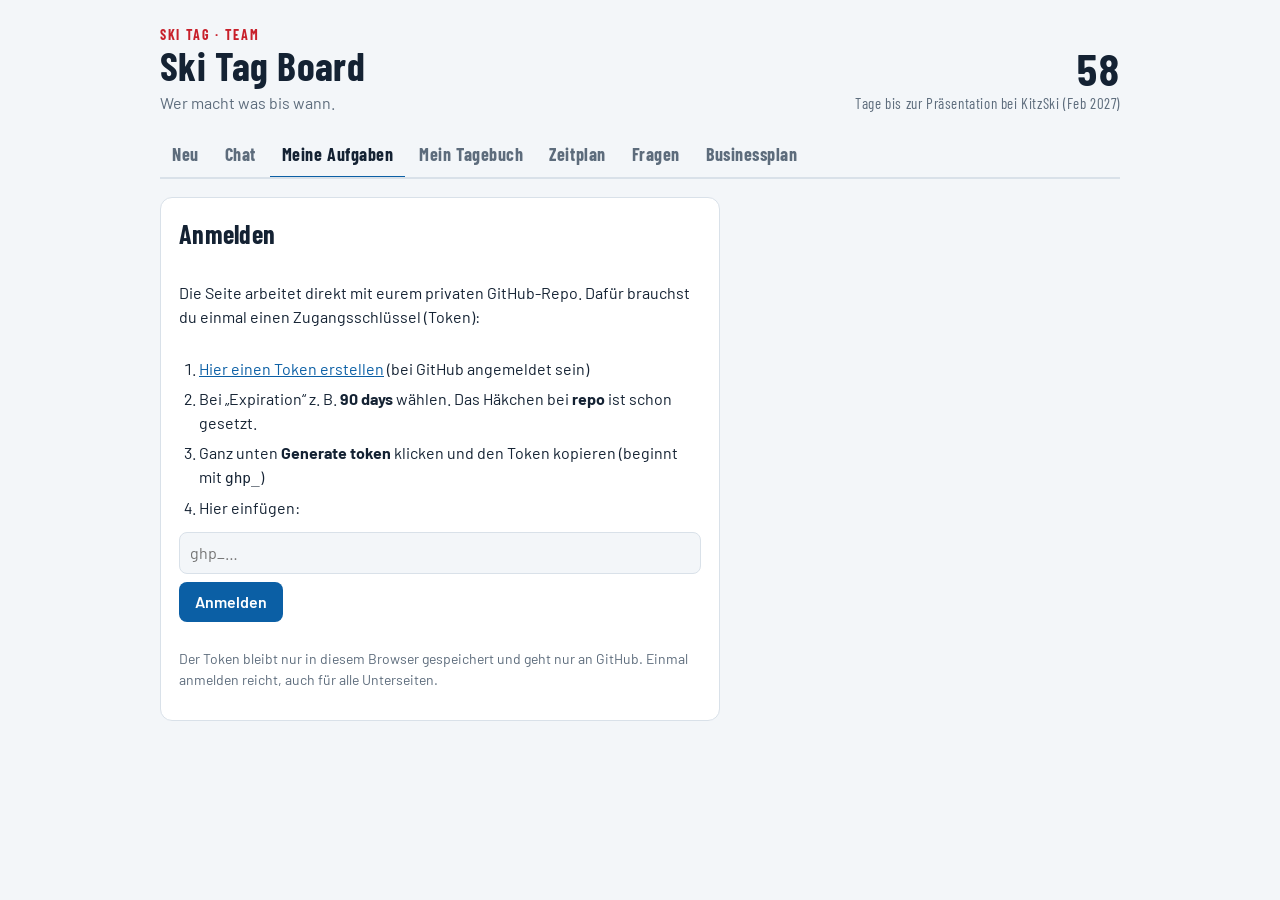
<file: index.html>
<!doctype html>
<html lang="de">
<head>
<meta charset="utf-8">
<meta name="viewport" content="width=device-width, initial-scale=1, viewport-fit=cover">
<meta name="robots" content="noindex">
<link rel="manifest" href="manifest.webmanifest">
<link rel="apple-touch-icon" href="icon-192.png">
<meta name="apple-mobile-web-app-capable" content="yes">
<meta name="apple-mobile-web-app-title" content="Ski Tag">
<title>Ski Tag Board</title>
<link rel="preconnect" href="https://fonts.googleapis.com">
<link rel="preconnect" href="https://fonts.gstatic.com" crossorigin>
<link rel="stylesheet" href="https://fonts.googleapis.com/css2?family=Barlow+Condensed:wght@600;700&family=Barlow:wght@400;500;600&display=swap">
<link rel="stylesheet" href="style.css?v=1793743872">
</head>
<body>
<div class="wrap" id="wrap">
  <main id="main" hidden>
    <section class="panel">
      <h2>Neue Aufgabe</h2>
      <form class="add" id="f-task">
        <div class="row">
          <input type="text" id="t-title" class="grow" style="flex:3 1 240px" placeholder="Was ist zu tun?" required aria-label="Aufgabe">
          <select id="t-who" class="grow" aria-label="Wer"></select>
          <select id="t-phase" class="grow" aria-label="Phase"></select>
        </div>
        <textarea id="t-note" placeholder="Notiz (optional)" aria-label="Notiz"></textarea>
        <div class="row"><button class="btn" type="submit">Hinzufügen</button></div>
      </form>
    </section>

    <section class="panel">
      <div class="panel-head"><h2>Meine Aufgaben</h2><span class="muted small" id="mine-count"></span></div>
      <div id="mine"></div>
      <details class="more" id="done-box" hidden>
        <summary id="done-sum">Erledigt</summary>
        <div id="done"></div>
      </details>
    </section>

    <section class="panel">
      <div class="panel-head"><h2>Aufgaben der anderen</h2><span class="muted small" id="others-count"></span></div>
      <div class="row">
        <select id="f-who" class="grow" aria-label="Wessen Aufgaben"></select>
        <select id="f-state" class="grow" aria-label="Status">
          <option value="open" selected>Offen</option>
          <option value="closed">Erledigt</option>
          <option value="all">Alle</option>
        </select>
      </div>
      <div id="others"></div>
    </section>

    <section class="panel" id="deleted-box" hidden>
      <details class="more">
        <summary id="deleted-sum">Gelöscht</summary>
        <p class="muted small">Wiederherstellen holt die Aufgabe zurück, ohne Zuständigen. Dann kann sie jeder übernehmen.</p>
        <div id="deleted"></div>
      </details>
    </section>
  </main>
</div>
<script src="app.js?v=1793743872"></script>
<script>
const byEnd = (a, b) => ((taskRange(a) || {}).end || 9e15) - ((taskRange(b) || {}).end || 9e15);

function render() {
  const me = SK.me.login, is = SK.data.issues;
  const open = is.filter(i => i.state === "open"), done = is.filter(i => i.state === "closed" && isMine(i));
  const mine = open.filter(isMine).sort(byEnd);
  $("mine-count").textContent = mine.length ? mine.length + " offen" : "";
  $("mine").replaceChildren(...(mine.length ? mine.map(i => taskRow(i, openEditor)) : [h("p", { class: "empty" }, "Du hast gerade keine offenen Aufgaben.")]));

  renderOthers();
  renderDeleted();

  $("done-box").hidden = !done.length;
  $("done-sum").textContent = "Erledigt (" + done.length + ")";
  $("done").replaceChildren(...done.sort((a, b) => String(b.closed_at).localeCompare(String(a.closed_at))).map(i => taskRow(i, openEditor)));

  peopleOptions($("t-who"), "Niemand");
  if (!$("t-who").dataset.init) { $("t-who").value = me; $("t-who").dataset.init = "1"; }
  const ph = $("t-phase"), keep = ph.value;
  ph.replaceChildren(...SK.data.milestones.map(m => h("option", { value: m.number }, m.title)));
  if (keep) ph.value = keep;
  refreshEditor();
}

function renderOthers() {
  const me = SK.me.login, who = $("f-who"), keep = who.value;
  who.replaceChildren(h("option", { value: "" }, "Alle anderen"),
    ...SK.data.people.filter(p => p.login !== me).map(p => h("option", { value: p.login }, nameOf(p.login))),
    h("option", { value: "-" }, "Noch niemand zuständig"));
  who.value = keep;
  const st = $("f-state").value;
  let list = SK.data.issues.filter(i => !isMine(i));
  if (who.value === "-") list = list.filter(isFree);
  else if (who.value) list = list.filter(i => (i.assignees || []).some(a => a.login === who.value));
  if (st !== "all") list = list.filter(i => i.state === st);
  list.sort((a, b) => (a.state === "closed") - (b.state === "closed") || byEnd(a, b));
  $("others-count").textContent = list.length === 1 ? "1 Aufgabe" : list.length + " Aufgaben";
  // bei „Alle anderen“ nach Person gruppieren
  const parts = [];
  if (!who.value) {
    for (const p of SK.data.people.filter(p => p.login !== me)) {
      const l = list.filter(i => (i.assignees || []).some(a => a.login === p.login));
      if (l.length) parts.push(h("h3", {}, nameOf(p.login)), h("div", {}, ...l.map(i => taskRow(i, openEditor))));
    }
    const f = list.filter(isFree);
    if (f.length) parts.push(h("h3", {}, "Noch niemand zuständig"), h("div", {}, ...f.map(i => taskRow(i, openEditor))));
  } else parts.push(...list.map(i => taskRow(i, openEditor)));
  $("others").replaceChildren(...(parts.length ? parts : [h("p", { class: "empty" }, "Keine Aufgaben für diese Auswahl.")]));
}

function renderDeleted() {
  const list = [...(SK.data.deleted || [])].sort((a, b) => String(b.closed_at).localeCompare(String(a.closed_at)));
  $("deleted-box").hidden = !list.length;
  $("deleted-sum").textContent = "Gelöscht (" + list.length + ")";
  $("deleted").replaceChildren(...list.map(i => h("div", { class: "task" },
    h("span"),
    h("div", {}, h("span", { class: "t muted" }, i.title), h("div", { class: "sub" }, chip(areaOfIssue(i)), h("span", {}, "gelöscht am " + dateOf(i.closed_at)))),
    h("button", { class: "btn ghost small", type: "button", onclick: () => act(async () => {
      await restoreTask(i); await SK.refresh(); return () => dropTask(i.number);
    }, "Wiederhergestellt. Steht jetzt bei „Noch niemand zuständig“.") }, "Wiederherstellen"))));
}

mountEditor();
$("f-who").addEventListener("change", renderOthers);
$("f-state").addEventListener("change", renderOthers);

$("f-task").addEventListener("submit", (ev) => {
  ev.preventDefault(); const title = $("t-title").value.trim(); if (!title) return;
  const who = $("t-who").value;
  const body = { title, body: $("t-note").value.trim(), labels: [CFG.areaOf[who] || "plan"] };
  if ($("t-phase").value) body.milestone = Number($("t-phase").value);
  if (who) body.assignees = [who];
  act(async () => { const c = await api(R + "/issues", { method: "POST", body }); $("t-title").value = ""; $("t-note").value = ""; await SK.refresh(); return () => dropTask(c.number); }, "Aufgabe angelegt.");
});

startPage("aufgaben", ["tasks"], render);
</script>
</body>
</html>
</file>
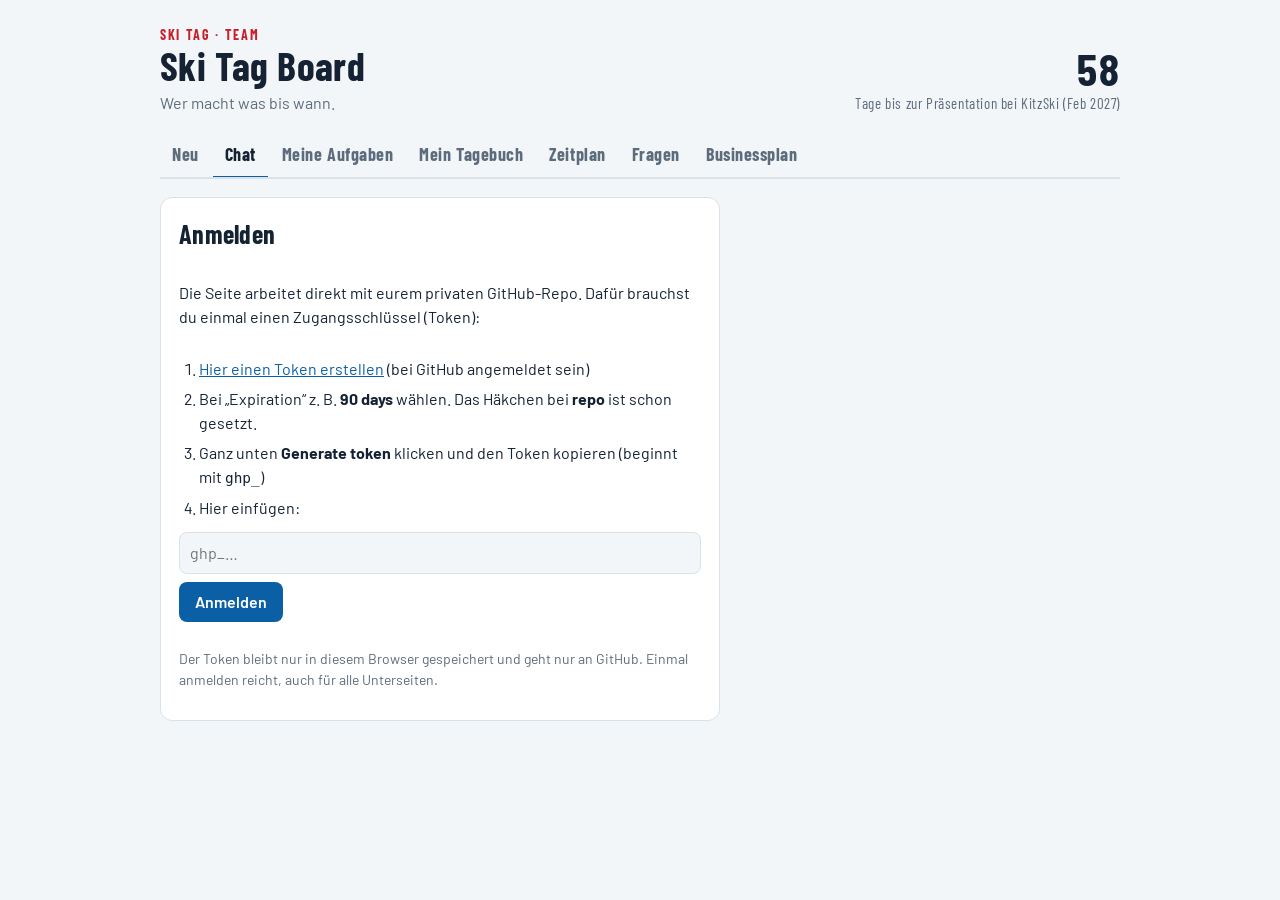
<file: chat.html>
<!doctype html>
<html lang="de">
<head>
<meta charset="utf-8">
<meta name="viewport" content="width=device-width, initial-scale=1, viewport-fit=cover">
<meta name="robots" content="noindex">
<link rel="manifest" href="manifest.webmanifest">
<link rel="apple-touch-icon" href="icon-192.png">
<meta name="apple-mobile-web-app-capable" content="yes">
<meta name="apple-mobile-web-app-title" content="Ski Tag">
<title>Chat · Ski Tag Board</title>
<link rel="preconnect" href="https://fonts.googleapis.com">
<link rel="preconnect" href="https://fonts.gstatic.com" crossorigin>
<link rel="stylesheet" href="https://fonts.googleapis.com/css2?family=Barlow+Condensed:wght@600;700&family=Barlow:wght@400;500;600&display=swap">
<link rel="stylesheet" href="style.css?v=1793743872">
</head>
<body>
<div class="wrap" id="wrap">
  <main id="main" hidden>
    <section class="panel">
      <h2>Chat</h2>
      <details class="more" id="links-box">
        <summary id="links-sum">Links</summary>
        <div id="links"></div>
        <form class="row" id="f-link">
          <input type="text" id="l-title" data-live class="grow" placeholder="Name, z. B. Werkstattbuch" required aria-label="Name des Links">
          <input type="text" inputmode="url" id="l-url" data-live class="grow" placeholder="https://…" required aria-label="Adresse des Links">
          <button class="btn" type="submit">Link speichern</button>
        </form>
      </details>
      <div class="row" style="margin-top:12px">
        <select id="c-days" data-live class="grow" aria-label="Zeitraum">
          <option value="1">Heute</option>
          <option value="7">Letzte 7 Tage</option>
          <option value="30">Letzter Monat</option>
          <option value="90">Letzte 3 Monate</option>
          <option value="0">Alle Tage</option>
        </select>
        <span class="muted small" id="c-shown"></span>
      </div>
      <div class="chat-list" id="chat"></div>
      <form class="add" id="f-chat">
        <div class="chat-pending" id="c-pending"></div>
        <textarea id="c-text" data-live placeholder="Nachricht an alle …" aria-label="Nachricht"></textarea>
        <div class="row">
          <button class="btn" type="submit">Senden</button>
          <button class="btn ghost" type="button" id="c-pick">Bild anhängen</button>
          <span class="muted small">Enter sendet, Shift+Enter macht eine neue Zeile. Bilder und PDFs kannst du auch hineinziehen.</span>
        </div>
      </form>
    </section>
  </main>
</div>
<script src="app.js?v=1793743872"></script>
<script>
let editing = null, asking = null, editDraft = null, drawn = "";
const comment = (id) => R + "/issues/comments/" + id;

// Adressen im Text klickbar machen
function withLinks(text) {
  return text.split(/(https?:\/\/[^\s<>"]*[^\s<>".,;:!?)])/).map((part, n) => n % 2 && safeUrl(part)
    ? h("a", { href: safeUrl(part), target: "_blank", rel: "noopener" }, part) : part);
}
function askDelete(id, label, onYes) {
  return asking === id
    ? h("span", { class: "del" }, h("span", { class: "confirm-q" }, "Wirklich löschen?"),
        h("button", { class: "btn danger small", type: "button", onclick: onYes }, "Ja, löschen"),
        h("button", { class: "btn ghost small", type: "button", onclick: () => { asking = null; render(); } }, "Nein"))
    : h("span", { class: "del" }, h("button", { class: "x", type: "button", title: label, "aria-label": label, onclick: () => { asking = id; render(); } }, "×"));
}
function removeComment(c, issue, okText) {
  act(async () => {
    const body = c.body;
    await api(comment(c.id), { method: "DELETE" }); asking = null; await SK.refresh();
    return () => api(R + "/issues/" + issue + "/comments", { method: "POST", body: { body } });
  }, okText);
}
// Geladenes Bild macht die Liste länger: unten bleiben, wenn man unten war
function keepBottom(img) {
  const list = $("chat");
  if (list.scrollHeight - list.scrollTop - list.clientHeight - img.height < 80) list.scrollTop = list.scrollHeight;
}
function message(c) {
  const own = c.user && c.user.login === SK.me.login;
  const fresh = !own && isNew(c.created_at);
  const changed = Date.parse(c.updated_at) - Date.parse(c.created_at) > 60000;
  const top = h("div", { class: "top" }, h("b", {}, nameOf(c.user && c.user.login)), h("span", {}, timeOf(c.created_at)),
    changed ? h("span", { class: "small", title: "zuletzt geändert am " + dateOf(c.updated_at) + " um " + timeOf(c.updated_at) }, "(geändert)") : null,
    fresh ? h("span", { class: "pill new" }, "neu") : null,
    own && editing !== c.id ? h("button", { class: "link", type: "button", onclick: () => { editing = c.id; editDraft = null; render(); } }, "bearbeiten") : null,
    own && editing !== c.id ? askDelete(c.id, "Nachricht löschen", () => removeComment(c, CFG.chat, "Nachricht gelöscht.")) : null);
  const { text, images } = splitChat(c.body);
  if (editing !== c.id) return h("div", { class: "item" + (fresh ? " is-new" : "") }, av(c.user), h("div", {}, top, text ? h("p", {}, ...withLinks(text)) : null, images.map(p => chatImage(p, keepBottom))));
  const ta = h("textarea", { "aria-label": "Nachricht bearbeiten", oninput: (e) => { editDraft = e.target.value; } });
  ta.value = editDraft ?? text;
  return h("div", { class: "item" }, av(c.user), h("div", {}, top, h("form", { class: "add", style: "margin-top:6px", onsubmit: (ev) => {
    ev.preventDefault(); const next = joinChat(ta.value.trim(), images); if (!next) return;
    act(async () => {
      const before = c.body;
      await api(comment(c.id), { method: "PATCH", body: { body: next } }); editing = null; editDraft = null; await SK.refresh();
      return () => api(comment(c.id), { method: "PATCH", body: { body: before } });
    }, "Nachricht geändert.");
  } }, ta, images.map(p => chatImage(p)), h("div", { class: "row" },
    h("button", { class: "btn", type: "submit" }, "Speichern"),
    h("button", { class: "btn ghost", type: "button", onclick: () => { editing = null; editDraft = null; render(); } }, "Abbrechen")))));
}
function linkRow(c) {
  const l = parseLink(c), own = c.user && c.user.login === SK.me.login;
  return h("div", { class: "item" }, av(c.user), h("div", {}, h("div", { class: "top" },
    l.url ? h("a", { href: l.url, target: "_blank", rel: "noopener" }, l.title) : h("span", {}, l.title),
    h("span", { class: "small" }, firstName(c.user && c.user.login)),
    own ? askDelete(c.id, "Link löschen", () => removeComment(c, CFG.links, "Link gelöscht.")) : null)));
}
// Nur neu zeichnen, wenn sich etwas geändert hat, sonst springt die Liste alle paar Sekunden
function visibleChat() {
  const days = Number($("c-days").value);
  const from = new Date(); from.setHours(0, 0, 0, 0); from.setDate(from.getDate() - days + 1);
  return days ? SK.data.chat.filter(c => Date.parse(c.created_at) >= from) : SK.data.chat;
}
function render(toBottom) {
  const d = SK.data, shown = visibleChat();
  const sig = JSON.stringify([shown.map(c => [c.id, c.updated_at]), d.chat.length, d.links.map(c => c.id), editing, asking]);
  if (document.visibilityState === "visible") store(SEEN_KEY + "-chat", String(Date.now()));
  if (sig === drawn) return;
  const list = $("chat"), first = !drawn, atEnd = list.scrollHeight - list.scrollTop - list.clientHeight < 80;
  drawn = sig;
  $("links-sum").textContent = "Links (" + d.links.length + ")";
  $("links").replaceChildren(...(d.links.length ? d.links.map(linkRow) : [h("p", { class: "empty" }, "Noch keine Links.")]));
  const byDay = new Map();
  $("c-shown").textContent = shown.length + " von " + d.chat.length + " Nachrichten";
  for (const c of shown) { const k = dayKey(c.created_at); if (!byDay.has(k)) byDay.set(k, []); byDay.get(k).push(c); }
  const keep = list.scrollTop;
  list.replaceChildren(...(shown.length ? [...byDay].flatMap(([k, cs]) => [h("div", { class: "day-h" }, dayLabel(k)), ...cs.map(message)]) : [h("p", { class: "empty" }, d.chat.length ? "Keine Nachrichten in diesem Zeitraum. Stell oben einen längeren Zeitraum ein." : "Noch keine Nachrichten. Schreib die erste.")]));
  list.scrollTop = first || toBottom || atEnd ? list.scrollHeight : keep;
}

function send() {
  const text = $("c-text").value.trim(); if (!text && !pick.has()) return;
  act(async () => {
    const paths = await pick.upload();
    const c = await api(R + "/issues/" + CFG.chat + "/comments", { method: "POST", body: { body: joinChat(text, paths) } });
    $("c-text").value = ""; pick.clear(); await SK.refresh(); render(true);
    return () => api(comment(c.id), { method: "DELETE" });
  }, "Gesendet.").then(() => $("c-text").focus());
}
$("f-chat").addEventListener("submit", (ev) => { ev.preventDefault(); send(); });
$("c-text").addEventListener("keydown", (ev) => { if (ev.key === "Enter" && !ev.shiftKey && !ev.isComposing) { ev.preventDefault(); send(); } });
// Einstellung merken (nur in diesem Browser)
$("c-days").value = load("skitag-chat-days") || "7";
$("c-days").addEventListener("change", (ev) => { store("skitag-chat-days", ev.target.value); if (SK.me) render(true); });
const pick = imagePicker();
$("c-pending").replaceWith(pick.box); $("c-pick").replaceWith(pick.button, pick.file); pick.watch($("f-chat"));
$("f-link").addEventListener("submit", (ev) => {
  ev.preventDefault(); const title = $("l-title").value.replace(/\s+/g, " ").trim(), url = safeUrl($("l-url").value.trim());
  if (!title) return;
  if (!url) return status("Das ist keine gültige Adresse.", true);
  act(async () => {
    const c = await api(R + "/issues/" + CFG.links + "/comments", { method: "POST", body: { body: title + "\n" + url } });
    $("l-title").value = ""; $("l-url").value = ""; await SK.refresh();
    return () => api(comment(c.id), { method: "DELETE" });
  }, "Link gespeichert.");
});

startPage("chat", [], async () => render());
</script>
</body>
</html>
</file>
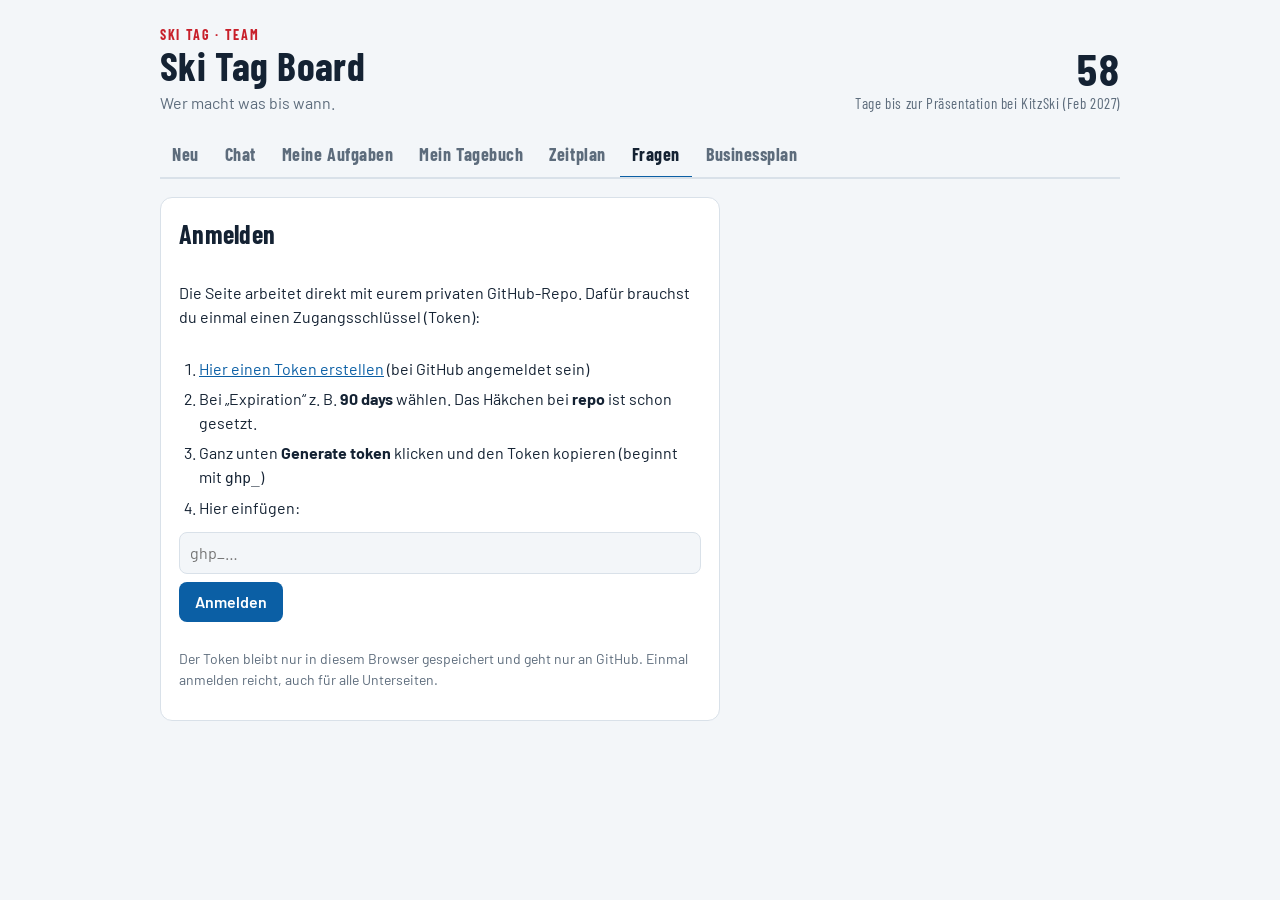
<file: fragen.html>
<!doctype html>
<html lang="de">
<head>
<meta charset="utf-8">
<meta name="viewport" content="width=device-width, initial-scale=1, viewport-fit=cover">
<meta name="robots" content="noindex">
<link rel="manifest" href="manifest.webmanifest">
<link rel="apple-touch-icon" href="icon-192.png">
<meta name="apple-mobile-web-app-capable" content="yes">
<meta name="apple-mobile-web-app-title" content="Ski Tag">
<title>Fragen · Ski Tag Board</title>
<link rel="preconnect" href="https://fonts.googleapis.com">
<link rel="preconnect" href="https://fonts.gstatic.com" crossorigin>
<link rel="stylesheet" href="https://fonts.googleapis.com/css2?family=Barlow+Condensed:wght@600;700&family=Barlow:wght@400;500;600&display=swap">
<link rel="stylesheet" href="style.css?v=1793743872">
</head>
<body>
<div class="wrap" id="wrap">
  <main id="main" hidden>
    <section class="panel">
      <h2>Frage stellen</h2>
      <form class="add" id="f-q">
        <div class="row" id="q-row">
          <input type="text" id="q-title" class="grow" style="flex:3 1 260px" placeholder="Deine Frage, z. B. „Geht in der App eine SOS-Bestätigung?“" required aria-label="Frage">
          <select id="q-to" class="grow" aria-label="An wen"></select>
          <button class="btn" type="submit">Fragen</button>
        </div>
      </form>
    </section>

    <section class="panel">
      <h2>An dich</h2>
      <div id="to-me"></div>
    </section>

    <section class="panel">
      <h2>Andere offene Fragen</h2>
      <div id="others"></div>
      <details class="more" id="settled-box" hidden>
        <summary id="settled-sum">Geklärte Fragen</summary>
        <div id="settled"></div>
      </details>
    </section>
  </main>
</div>
<script src="app.js?v=1793743872"></script>
<script>
const drafts = {}, opened = new Set(), pickers = {}, linkPickers = {}; // Bilder und Links pro Frage bleiben beim Neuzeichnen erhalten
const askPick = imagePicker(), askLinks = linkPicker();
let editing = null; // welche Frage oder Antwort gerade bearbeitet wird
let editLinks = null; // die Links der gerade bearbeiteten Frage oder Antwort
let asking = null; // bei welcher Antwort gerade „Wirklich löschen?“ offen ist

// Eigene Antwort löschen: erst nachfragen, danach noch „Rückgängig“ (legt den Text neu an)
function deleteAnswerButton(q, c) {
  if (asking !== c.id) return h("button", { class: "link danger small", type: "button", onclick: () => { asking = c.id; render(); } }, "Löschen");
  return h("span", { class: "row small" }, h("span", { class: "confirm-q" }, "Wirklich löschen?"),
    h("button", { class: "btn danger small", type: "button", onclick: () => act(async () => {
      const body = c.body;
      await deleteAnswer(c.id); asking = null; await SK.refresh();
      return () => answerQuestion(q, body);
    }, "Antwort gelöscht.") }, "Ja, löschen"),
    h("button", { class: "btn ghost small", type: "button", onclick: () => { asking = null; render(); } }, "Nein"));
}

function startEdit(id) { editing = id; editLinks = null; delete drafts["e-" + id]; render(); }
const editLink = (id) => h("button", { class: "link small", type: "button", onclick: () => startEdit(id) }, "bearbeiten");
const editedMark = (iso) => iso ? h("span", { class: "muted", title: "zuletzt geändert am " + dateOf(iso) + " um " + timeOf(iso) }, "(geändert)") : null;
// „save“ speichert den neuen Text samt Links und gibt zurück, wie man das wieder rückgängig macht
function editForm(id, text, links, label, save, mayBeEmpty) {
  const ta = h("textarea", { id: "e-" + id, "aria-label": label });
  ta.value = drafts[ta.id] ?? text;
  const pick = editLinks = editLinks || linkPicker(links);
  return h("form", { class: "add", onsubmit: (ev) => {
    ev.preventDefault(); const next = ta.value.trim(), chosen = pick.take(); if (!chosen) return;
    if (!next && !(mayBeEmpty && mayBeEmpty(chosen))) return;
    act(async () => { const undo = await save(next, chosen); editing = null; await SK.refresh(); return undo; }, "Geändert.");
  } }, ta, pick.box, h("div", { class: "row" },
    h("button", { class: "btn", type: "submit" }, "Speichern"),
    pick.button,
    h("button", { class: "btn ghost", type: "button", onclick: () => { editing = null; render(); } }, "Abbrechen")));
}

function questionRow(q) {
  const me = SK.me.login, to = recipientOf(q), settled = isSettled(q), body = bodyWithoutRecipient(q.body);
  const answers = q.comments.nodes;
  const byOther = (a, iso) => a && a.login !== me && isNew(iso);
  const fresh = byOther(q.author, q.createdAt) || answers.some(c => byOther(c.author, c.createdAt));
  const row = h("details", { class: "qrow" + (settled ? " settled" : ""), id: "q" + q.number, open: opened.has(q.number) || null,
    ontoggle: (e) => e.target.open ? opened.add(q.number) : opened.delete(q.number) },
    h("summary", {}, av(q.author),
      h("div", {}, h("div", { class: "q-title" }, cleanTitle(q.title)),
        h("div", { class: "q-meta" }, firstName(q.author && q.author.login) + " → " + (to ? (to === me ? "dich" : firstName(to)) : "alle") + " · " + ago(q.createdAt) +
          " · " + (answers.length === 1 ? "1 Antwort" : answers.length + " Antworten"),
          fresh && !settled ? h("span", { class: "pill new", style: "margin-left:8px" }, "neu") : null,
          q.closed && byOther(q.author, q.closedAt) ? h("span", { class: "pill new", style: "margin-left:8px" }, "gerade geklärt") : null)),
      h("span", { class: "arrow", "aria-hidden": "true" }, "›")));
  const inner = h("div", { class: "q-inner" });
  // Geklärt, wieder öffnen und die Frage ändern darf nur, wer sie gestellt hat; alle anderen können nur antworten
  const isAsker = !!q.author && q.author.login === me;
  const { text: bodyRest, images: bodyImages } = splitChat(body);
  const { text: bodyText, links: bodyLinks } = splitLinks(bodyRest);
  if (isAsker) inner.append(editing === q.id
    ? editForm(q.id, cleanTitle(q.title), bodyLinks, "Frage bearbeiten", async (next, links) => {
        const beforeTitle = q.title, beforeBody = q.body, tag = (/^\[[^\]]+\]\s*/.exec(beforeTitle) || [""])[0];
        const head = (/^An:.*$/m.exec(beforeBody || "") || ["An: alle"])[0];
        await editQuestion(q, tag + next.replace(/\s+/g, " "), head + "\n\n" + joinLinks(joinChat(bodyText, bodyImages), links));
        return () => editQuestion(q, beforeTitle, beforeBody);
      })
    : h("div", { class: "row small" }, h("button", { class: "link small", type: "button", onclick: () => startEdit(q.id) }, "Frage bearbeiten"), editedMark(q.lastEditedAt)));
  if (bodyText && bodyText !== "(keine Details)") inner.append(h("div", { class: "body muted" }, bodyText));
  if (editing !== q.id) for (const u of bodyLinks) inner.append(attachedLink(u));
  for (const p of bodyImages) inner.append(chatImage(p));
  for (const c of answers) {
    const own = c.author && c.author.login === me, { text: answerRest, images } = splitChat(c.body);
    const { text: answerText, links: answerLinks } = splitLinks(answerRest);
    inner.append(h("div", { class: "cmt" }, av(c.author), h("div", {},
      h("div", { class: "row small" }, h("b", {}, firstName(c.author && c.author.login)), h("span", { class: "muted" }, ago(c.createdAt)),
        editedMark(c.lastEditedAt),
        byOther(c.author, c.createdAt) ? h("span", { class: "pill new" }, "neu") : null,
        own && editing !== c.id ? editLink(c.id) : null,
        own && editing !== c.id ? deleteAnswerButton(q, c) : null),
      own && editing === c.id
        ? editForm(c.id, answerText, answerLinks, "Antwort bearbeiten", async (next, links) => { const before = c.body; await editAnswer(c.id, joinLinks(joinChat(next, images), links)); return () => editAnswer(c.id, before); }, (links) => images.length || links.length)
        : answerText ? h("p", {}, answerText) : null,
      own && editing === c.id ? null : answerLinks.map(u => attachedLink(u)), images.map(p => chatImage(p)))));
  }
  if (settled) {
    if (isAsker) inner.append(h("div", {}, h("button", { class: "link", type: "button", onclick: () => act(async () => { await settleQuestion(q, false); await SK.refresh(); return () => settleQuestion(q, true); }, "Wieder offen.") }, "wieder öffnen")));
  } else {
    const ta = h("textarea", { id: "a-" + q.number, placeholder: "Antwort schreiben …", "aria-label": "Antwort" });
    const pick = pickers[q.number] = pickers[q.number] || imagePicker();
    const linkPick = linkPickers[q.number] = linkPickers[q.number] || linkPicker();
    ta.value = drafts[ta.id] || "";
    const answerForm = h("form", { class: "add", onsubmit: (ev) => {
      ev.preventDefault(); const text = ta.value.trim(), links = linkPick.take(); if (!links) return; if (!text && !pick.has() && !links.length) return;
      // Feld leeren, bevor neu gezeichnet wird: render() merkt sich sonst den gesendeten Text wieder als Entwurf
      act(async () => { const id = await answerQuestion(q, joinLinks(joinChat(text, await pick.upload()), links)); ta.value = ""; delete drafts[ta.id]; pick.clear(); linkPick.clear(); await SK.refresh(); return () => deleteAnswer(id); }, "Antwort gespeichert.");
    } }, pick.box, ta, linkPick.box, h("div", { class: "row" },
      h("button", { class: "btn", type: "submit" }, "Antworten"),
      pick.button, pick.file, linkPick.button,
      isAsker ? h("button", { class: "btn ghost", type: "button", onclick: () => act(async () => { await settleQuestion(q, true); ta.value = ""; delete drafts[ta.id]; opened.delete(q.number); await SK.refresh(); return () => settleQuestion(q, false); }, "Als geklärt markiert.") }, "✓ Geklärt") : null));
    pick.watch(answerForm);
    inner.append(answerForm);
  }
  row.append(inner);
  return row;
}

function render() {
  const me = SK.me.login;
  document.querySelectorAll("main textarea").forEach(t => drafts[t.id] = t.value);
  if (!SK.data.qa) return $("others").replaceChildren(h("p", { class: "empty" }, "Im Repo fehlt der Q&A-Bereich der Discussions."));
  const byNew = (a, b) => b.createdAt.localeCompare(a.createdAt);
  const open = SK.data.questions.filter(q => !isSettled(q)).sort(byNew);
  const mine = open.filter(q => recipientOf(q) === me), rest = open.filter(q => recipientOf(q) !== me);
  const settled = SK.data.questions.filter(isSettled).sort(byNew);
  $("to-me").replaceChildren(...(mine.length ? mine.map(questionRow) : [h("p", { class: "empty" }, "Niemand hat dich gerade etwas gefragt.")]));
  $("others").replaceChildren(...(rest.length ? rest.map(questionRow) : [h("p", { class: "empty" }, "Keine anderen offenen Fragen.")]));
  $("settled-box").hidden = !settled.length;
  $("settled-sum").textContent = "Geklärte Fragen (" + settled.length + ")";
  $("settled").replaceChildren(...settled.map(questionRow));
  if (location.hash && !render.jumped) {
    const el = document.querySelector(location.hash);
    if (el) { el.open = true; opened.add(Number(location.hash.slice(2))); if (el.closest("#settled")) $("settled-box").open = true; el.scrollIntoView(); render.jumped = true; }
  }
}

$("q-row").append(askPick.button, askPick.file, askLinks.button); $("f-q").prepend(askPick.box); $("f-q").append(askLinks.box); askPick.watch($("f-q"));
$("f-q").addEventListener("submit", (ev) => {
  ev.preventDefault(); const t = $("q-title").value.trim(), links = askLinks.take(); if (!t || !links) return;
  act(async () => { const id = await askQuestion(null, $("q-to").value, t, joinLinks(joinChat("", await askPick.upload()), links)); $("q-title").value = ""; askPick.clear(); askLinks.clear(); await SK.refresh(); return () => deleteQuestion(id); }, "Frage gestellt.");
});

startPage("fragen", [], async () => {
  peopleOptions($("q-to"), "An alle");
  render();
});
</script>
</body>
</html>
</file>
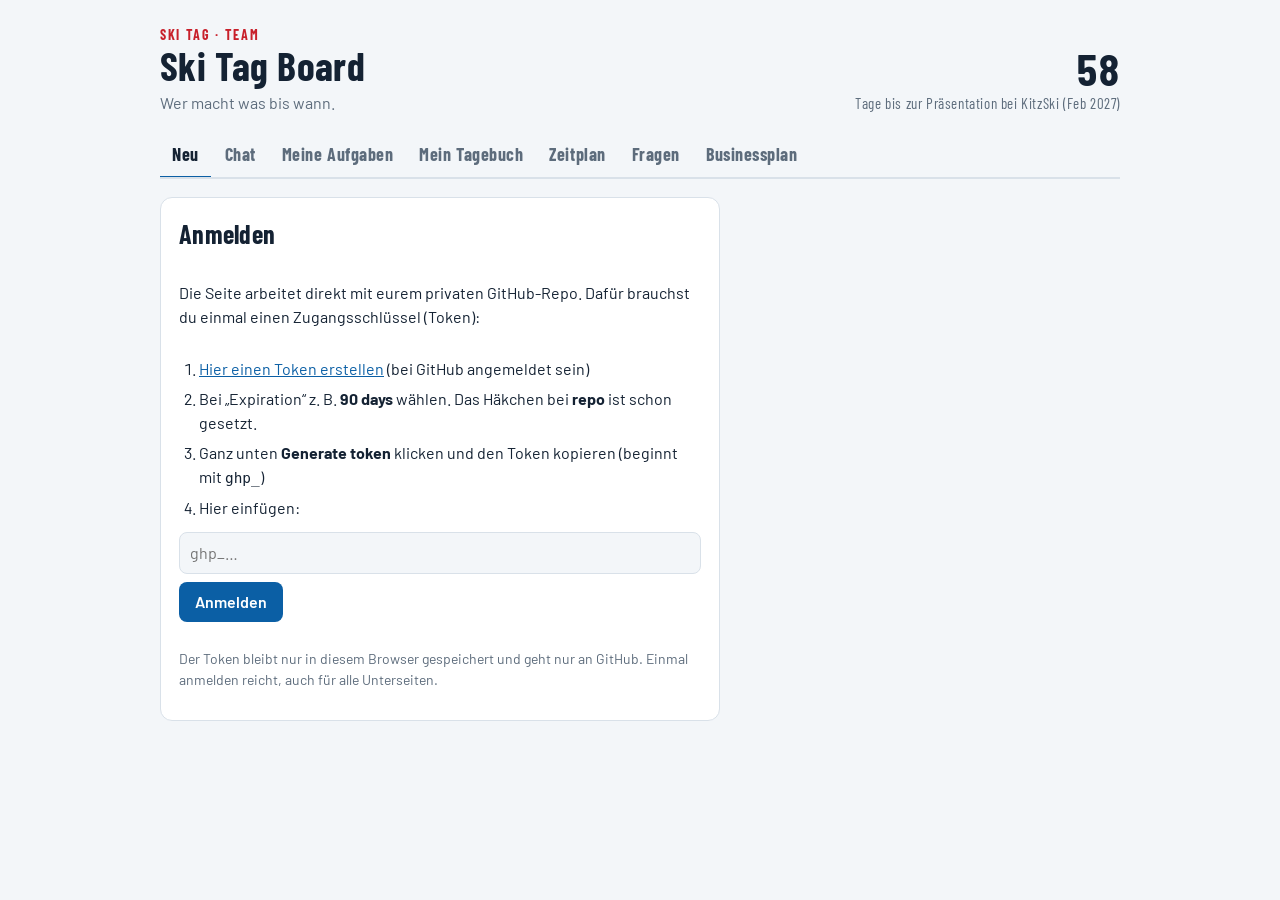
<file: neu.html>
<!doctype html>
<html lang="de">
<head>
<meta charset="utf-8">
<meta name="viewport" content="width=device-width, initial-scale=1, viewport-fit=cover">
<meta name="robots" content="noindex">
<link rel="manifest" href="manifest.webmanifest">
<link rel="apple-touch-icon" href="icon-192.png">
<meta name="apple-mobile-web-app-capable" content="yes">
<meta name="apple-mobile-web-app-title" content="Ski Tag">
<title>Neu · Ski Tag Board</title>
<link rel="preconnect" href="https://fonts.googleapis.com">
<link rel="preconnect" href="https://fonts.gstatic.com" crossorigin>
<link rel="stylesheet" href="https://fonts.googleapis.com/css2?family=Barlow+Condensed:wght@600;700&family=Barlow:wght@400;500;600&display=swap">
<link rel="stylesheet" href="style.css?v=1793743872">
</head>
<body>
<div class="wrap" id="wrap">
  <main id="main" hidden>
    <section class="panel">
      <div class="panel-head">
        <h2>Neu seit deinem letzten Besuch</h2>
        <button class="btn ghost small" type="button" id="read-all" hidden>Alles gelesen</button>
      </div>
      <div id="news"></div>
    </section>
  </main>
</div>
<script src="app.js?v=1793743872"></script>
<script>
function render() {
  const items = newItems(SK.prevSeen);
  $("read-all").hidden = !items.length;
  if (!items.length) {
    return $("news").replaceChildren(h("p", { class: "empty" }, SK.prevSeen
      ? "Alles gelesen. Seit deinem letzten Besuch hat niemand etwas Neues geschrieben."
      : "Das ist dein erster Besuch hier. Ab jetzt siehst du an dieser Stelle alles, was die anderen neu schreiben."));
  }
  $("news").replaceChildren(...items.map(it => h("div", { class: "new-item" },
    h("span", { class: "dot", "aria-hidden": "true" }), av(it.who),
    h("a", { class: "new-link", href: it.href, onclick: () => setRead(it.id, true) },
      h("div", { class: "kind" }, it.kind),
      h("div", { class: "small muted" }, h("b", { style: "color:var(--ink)" }, firstName(it.who && it.who.login)), " · " + ago(it.at), it.area ? " · " : "", it.area ? chip(it.area) : null),
      h("p", {}, it.text.length > 600 ? it.text.slice(0, 600) + " …" : it.text),
      it.sub ? h("div", { class: "small muted" }, it.sub) : null),
    h("button", { class: "btn ghost small", type: "button", onclick: () => markRead(it) }, "✓ Gelesen"))));
}

function markRead(it) {
  setRead(it.id, true); render(); renderUserbox();
  showDone("Als gelesen markiert.", async () => { setRead(it.id, false); });
}

// „Alles gelesen“: ab jetzt gilt nur noch, was danach kommt
$("read-all").addEventListener("click", () => {
  const now = Date.now(), before = SK.prevSeen;
  SK.prevSeen = now;
  try { sessionStorage.setItem(SEEN_KEY + "-neu", String(now)); } catch {}
  store(SEEN_KEY + "-neu", String(now));
  render(); renderUserbox();
  showDone("Alles als gelesen markiert.", async () => {
    SK.prevSeen = before; store(SEEN_KEY + "-neu", String(before));
    try { sessionStorage.setItem(SEEN_KEY + "-neu", String(before)); } catch {}
  });
});

startPage("neu", [], render);
</script>
</body>
</html>
</file>
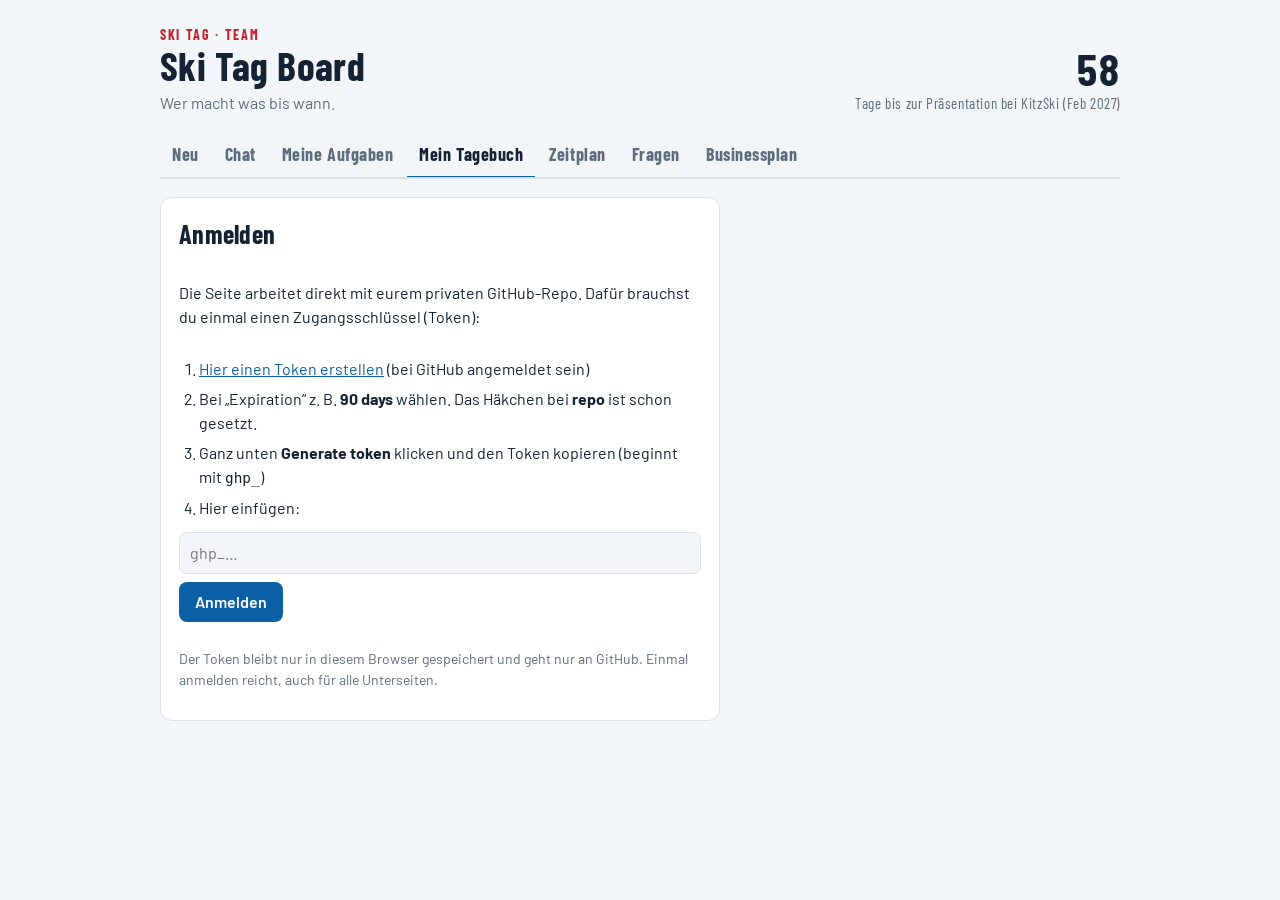
<file: tagebuch.html>
<!doctype html>
<html lang="de">
<head>
<meta charset="utf-8">
<meta name="viewport" content="width=device-width, initial-scale=1, viewport-fit=cover">
<meta name="robots" content="noindex">
<link rel="manifest" href="manifest.webmanifest">
<link rel="apple-touch-icon" href="icon-192.png">
<meta name="apple-mobile-web-app-capable" content="yes">
<meta name="apple-mobile-web-app-title" content="Ski Tag">
<title>Tagebuch · Ski Tag Board</title>
<link rel="preconnect" href="https://fonts.googleapis.com">
<link rel="preconnect" href="https://fonts.gstatic.com" crossorigin>
<link rel="stylesheet" href="https://fonts.googleapis.com/css2?family=Barlow+Condensed:wght@600;700&family=Barlow:wght@400;500;600&display=swap">
<link rel="stylesheet" href="style.css?v=1793743872">
</head>
<body>
<div class="wrap" id="wrap">
  <main id="main" hidden>
    <section class="panel">
      <h2>Was hast du heute gemacht?</h2>
      <form class="add" id="f-log">
        <textarea id="log-text" placeholder="z. B. Kapitel Akku im Hardware-Buch geschrieben" required aria-label="Was hast du heute gemacht"></textarea>
        <div class="row">
          <select id="log-area" class="grow" aria-label="Bereich"></select>
          <button class="btn" type="submit">Eintragen</button>
        </div>
      </form>
    </section>

    <section class="panel">
      <div class="panel-head"><h2>Tagebuch</h2><span class="muted small" id="count"></span></div>
      <div class="row">
        <select id="f-time" class="grow" aria-label="Zeitraum">
          <option value="new">Nur neue</option>
          <option value="today">Heute</option>
          <option value="week" selected>Letzte 7 Tage</option>
          <option value="month">Letzte 30 Tage</option>
          <option value="all">Alles</option>
        </select>
        <select id="f-person" class="grow" aria-label="Person"></select>
        <select id="f-area" class="grow" aria-label="Bereich"></select>
      </div>
      <div class="list" id="diary"></div>
    </section>
  </main>
</div>
<script src="app.js?v=1793743872"></script>
<script>
let editId = null, editDraft = null;

function filtered() {
  const t = $("f-time").value, who = $("f-person").value, area = $("f-area").value;
  const day = 86400000, today = ymd(new Date());
  return SK.data.diary.filter(c => {
    const at = Date.parse(c.created_at);
    if (t === "new" && !(isNew(c.created_at) && c.user && c.user.login !== SK.me.login)) return false;
    if (t === "today" && dayKey(c.created_at) !== today) return false;
    if (t === "week" && at < Date.now() - 7 * day) return false;
    if (t === "month" && at < Date.now() - 30 * day) return false;
    if (who && !(c.user && c.user.login === who)) return false;
    if (area && parseEntry(c.body).area !== area) return false;
    return true;
  });
}

// × bei eigenen Einträgen: erst nachfragen, danach noch „Rückgängig“ (legt den Text neu an)
function deleteButton(c) {
  const box = h("span", { class: "del" });
  const normal = () => box.replaceChildren(h("button", { class: "x", type: "button", title: "Eintrag löschen", "aria-label": "Eintrag löschen", onclick: ask }, "×"));
  const ask = () => box.replaceChildren(h("span", { class: "confirm-q" }, "Wirklich löschen?"),
    h("button", { class: "btn danger small", type: "button", onclick: () => act(async () => {
      const body = c.body;
      await api(R + "/issues/comments/" + c.id, { method: "DELETE" }); await SK.refresh();
      return () => api(R + "/issues/" + CFG.diary + "/comments", { method: "POST", body: { body } });
    }, "Eintrag gelöscht.") }, "Ja, löschen"),
    h("button", { class: "btn ghost small", type: "button", onclick: normal }, "Nein"));
  normal();
  return box;
}
function entry(c) {
  const e = parseEntry(c.body), me = SK.me.login;
  // eigene Einträge darf man jederzeit ändern, falls man etwas vergessen hat
  const editable = c.user && c.user.login === me;
  const edited = c.updated_at && Date.parse(c.updated_at) - Date.parse(c.created_at) > 60000;
  const fresh = isNew(c.created_at) && c.user && c.user.login !== me;
  const top = h("div", { class: "top" }, h("b", {}, nameOf(c.user && c.user.login)), e.area ? chip(e.area) : null, h("span", {}, timeOf(c.created_at)),
    edited ? h("span", { class: "small", title: "zuletzt geändert am " + dateOf(c.updated_at) + " um " + timeOf(c.updated_at) }, "(geändert)") : null,
    fresh ? h("span", { class: "pill new" }, "neu") : null,
    editable && editId !== c.id ? h("button", { class: "link", type: "button", onclick: () => { editId = c.id; editDraft = null; renderDiary(); } }, "bearbeiten") : null,
    c.user && c.user.login === me && editId !== c.id ? deleteButton(c) : null);
  if (editId !== c.id) return h("div", { class: "item" + (fresh ? " is-new" : "") }, av(c.user), h("div", {}, top, h("p", {}, e.text)));
  const ta = h("textarea", { id: "edit-text", "aria-label": "Eintrag bearbeiten" }); ta.value = editDraft ? editDraft.text : e.text;
  const sel = h("select", { id: "edit-area", class: "grow", "aria-label": "Bereich" }); areaOptions(sel); sel.value = editDraft ? editDraft.area : (e.area || "plan");
  const keep = () => { editDraft = { text: ta.value, area: sel.value }; };
  ta.addEventListener("input", keep); sel.addEventListener("change", keep);
  return h("div", { class: "item" }, av(c.user), h("div", {}, top,
    h("form", { class: "add", style: "margin-top:6px", onsubmit: (ev) => {
      ev.preventDefault(); const text = ta.value.trim(); if (!text) return;
      act(async () => {
        const before = c.body;
        await api(R + "/issues/comments/" + c.id, { method: "PATCH", body: { body: "**" + AREAS[sel.value] + ":** " + text } });
        editId = null; editDraft = null; await SK.refresh();
        return () => api(R + "/issues/comments/" + c.id, { method: "PATCH", body: { body: before } });
      }, "Eintrag geändert.");
    } }, ta, h("div", { class: "row" }, sel,
      h("button", { class: "btn", type: "submit" }, "Speichern"),
      h("button", { class: "btn ghost", type: "button", onclick: () => { editId = null; editDraft = null; renderDiary(); } }, "Abbrechen")))));
}

function renderDiary() {
  const list = filtered();
  $("count").textContent = list.length === 1 ? "1 Eintrag" : list.length + " Einträge";
  if (!list.length) {
    const msg = $("f-time").value === "new" ? (SK.prevSeen ? "Nichts Neues seit deinem letzten Besuch." : "Beim ersten Besuch ist noch nichts „neu“. Wähl oben einen anderen Zeitraum.") : "Keine Einträge für diese Auswahl.";
    return $("diary").replaceChildren(h("p", { class: "empty" }, msg));
  }
  const byDay = new Map();
  for (const c of list) { const k = dayKey(c.created_at); if (!byDay.has(k)) byDay.set(k, []); byDay.get(k).push(c); }
  $("diary").replaceChildren(...[...byDay].flatMap(([k, cs]) => [h("div", { class: "day-h" }, dayLabel(k)), ...cs.map(entry)]));
}

areaOptions($("log-area"));
areaOptions($("f-area")); $("f-area").prepend(h("option", { value: "" }, "Alle Bereiche")); $("f-area").value = "";
for (const id of ["f-time", "f-person", "f-area"]) $(id).addEventListener("change", renderDiary);
$("f-log").addEventListener("submit", (ev) => {
  ev.preventDefault(); const text = $("log-text").value.trim(); if (!text) return;
  act(async () => { const c = await postDiary($("log-area").value, text); $("log-text").value = ""; await SK.refresh();
    return () => api(R + "/issues/comments/" + c.id, { method: "DELETE" }); }, "Eingetragen.");
});

startPage("tagebuch", [], async () => {
  peopleOptions($("f-person"), "Alle Personen");
  if (!$("log-area").dataset.init) { $("log-area").value = CFG.areaOf[SK.me.login] || "plan"; $("log-area").dataset.init = "1"; }
  renderDiary();
});
</script>
</body>
</html>
</file>
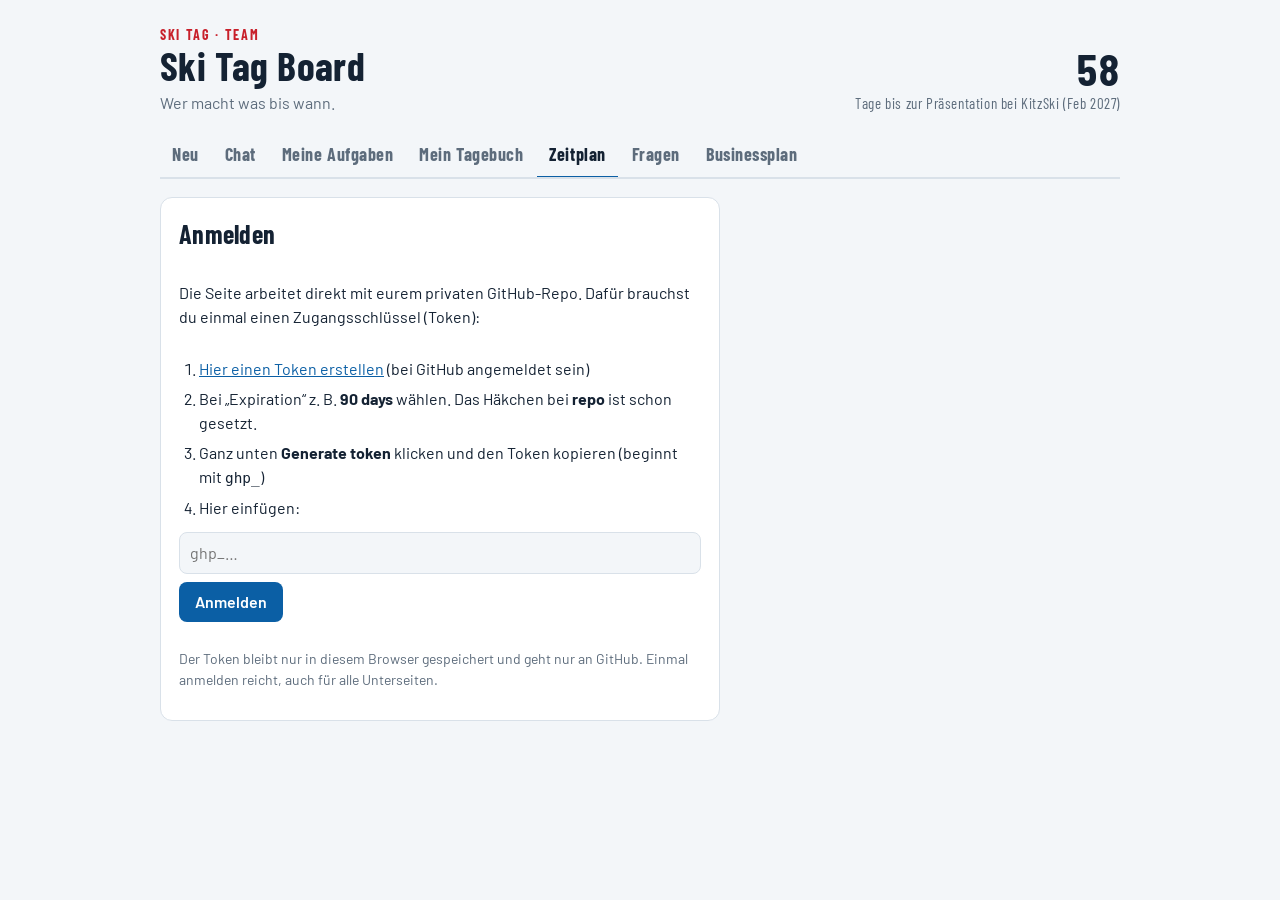
<file: zeitplan.html>
<!doctype html>
<html lang="de">
<head>
<meta charset="utf-8">
<meta name="viewport" content="width=device-width, initial-scale=1, viewport-fit=cover">
<meta name="robots" content="noindex">
<link rel="manifest" href="manifest.webmanifest">
<link rel="apple-touch-icon" href="icon-192.png">
<meta name="apple-mobile-web-app-capable" content="yes">
<meta name="apple-mobile-web-app-title" content="Ski Tag">
<title>Zeitplan · Ski Tag Board</title>
<link rel="preconnect" href="https://fonts.googleapis.com">
<link rel="preconnect" href="https://fonts.gstatic.com" crossorigin>
<link rel="stylesheet" href="https://fonts.googleapis.com/css2?family=Barlow+Condensed:wght@600;700&family=Barlow:wght@400;500;600&display=swap">
<link rel="stylesheet" href="style.css?v=1793743872">
</head>
<body>
<div class="wrap" id="wrap">
  <main id="main" hidden>
    <section class="panel">
      <div class="panel-head">
        <h2>Zeitplan</h2>
        <button class="btn" type="button" id="new-task">+ Neue Aufgabe</button>
      </div>
      <div class="gantt-scroll"><div class="gantt" id="gantt"></div></div>
      <p class="muted small" style="margin:0">Jede Aufgabe kannst du anklicken und ändern. Abhaken geht unter „Meine Aufgaben“.</p>
    </section>
  </main>
</div>
<script src="app.js?v=1793743872"></script>
<script>
const [R0, R1] = CFG.range;
const pct = (d) => Math.max(0, Math.min(100, (d - R0) / (R1 - R0) * 100));
const addDay = (d, n) => { const x = new Date(d); x.setDate(x.getDate() + n); return x; };
const PHASE_COLORS = ["--p-blau", "--p-rot", "--sos", "--p-gelb", "--done"];

function renderGantt() {
  const parts = [];
  const months = [];
  for (let d = new Date(R0.getFullYear(), R0.getMonth(), 1); d < R1; d = new Date(d.getFullYear(), d.getMonth() + 1, 1)) months.push(d);
  // Kopf: Monate
  const head = h("div", { class: "g-head", style: "height:26px" });
  months.forEach((d, idx) => {
    const next = new Date(d.getFullYear(), d.getMonth() + 1, 1), l = pct(d < R0 ? R0 : d);
    head.append(h("div", { class: "g-month", style: `left:${l}%;width:${pct(next) - l}%;font-size:13px` },
      d.toLocaleDateString("de-AT", { month: "short" }).replace(".", "") + (d.getMonth() === 0 || idx === 0 ? " " + String(d.getFullYear()).slice(2) : "")));
  });
  const today = new Date(); today.setHours(0, 0, 0, 0);
  parts.push(h("div", {}), head);
  const decorate = (track) => {
    for (const d of months) track.append(h("div", { class: "g-grid", style: `left:${pct(d)}%` }));
    track.append(h("div", { class: "g-today", style: `left:${pct(today)}%`, title: "heute" }));
  };

  // Phasen
  parts.push(h("div", { class: "g-group" }, "Phasen"));
  SK.data.milestones.forEach((m, idx) => {
    const [s, e] = msBounds(m), title = m.title.replace(/^Phase \d+:\s*/, "");
    const list = SK.data.issues.filter(i => i.milestone && i.milestone.number === m.number), done = list.filter(i => i.state === "closed").length;
    parts.push(h("div", { class: "g-label" }, h("span", { class: "t", title: m.title }, (idx + 1) + ". " + title), h("span", { class: "muted small" }, done + " von " + list.length + " erledigt")));
    const track = h("div", { class: "g-track" }); decorate(track);
    const l = pct(s), w = Math.max(1, pct(addDay(e, 1)) - l);
    track.append(h("div", { class: "g-bar", style: `left:${l}%;width:${w}%;--c:var(${PHASE_COLORS[idx % PHASE_COLORS.length]});cursor:default`,
      title: m.title + "\n" + s.toLocaleDateString("de-AT") + " – " + e.toLocaleDateString("de-AT") }, title));
    parts.push(track);
  });

  // pro Person
  const groups = [...SK.data.people.map(p => [nameOf(p.login), SK.data.issues.filter(i => (i.assignees || []).some(a => a.login === p.login))]),
    ["Noch niemand zuständig", SK.data.issues.filter(isFree)]];
  for (const [title, list] of groups) {
    if (!list.length) continue;
    const done = list.filter(i => i.state === "closed").length;
    parts.push(h("div", { class: "g-group" }, title, h("span", { class: "muted small", style: "font-family:var(--font-body);font-weight:500;margin-left:8px" }, done + " von " + list.length + " erledigt")));
    for (const i of [...list].sort((a, b) => ((taskRange(a) || {}).start || 9e15) - ((taskRange(b) || {}).start || 9e15))) {
      const r = taskRange(i), area = areaOfIssue(i), isDone = i.state === "closed";
      const open = () => openEditor(i);
      parts.push(h("div", { class: "g-label" + (isDone ? " done" : ""), onclick: open, title: i.title },
        h("span", { class: "t" }, (isDone ? "✓ " : "") + i.title),
        h("span", { class: "muted small" }, isFree(i) && !isDone
          ? h("button", { class: "link", type: "button", onclick: (e) => { e.stopPropagation(); act(async () => { await takeOver(i); await SK.refresh(); return () => giveBack(i); }, "Übernommen."); } }, "Übernehmen")
          : chip(area))));
      const track = h("div", { class: "g-track" }); decorate(track);
      if (r) {
        const l = pct(r.start), w = Math.max(1, pct(addDay(r.end, 1)) - l);
        track.append(h("button", { type: "button", class: `g-bar a-${area}` + (isDone ? " done" : ""), style: `left:${l}%;width:${w}%`,
          title: `${i.title}\n${r.start.toLocaleDateString("de-AT")} – ${r.end.toLocaleDateString("de-AT")}`, onclick: open }, i.title));
      }
      parts.push(track);
    }
  }
  $("gantt").replaceChildren(...parts);
}

mountEditor();
$("new-task").addEventListener("click", () => openEditor(null));

startPage("zeitplan", ["tasks"], async () => {
  renderGantt();
  refreshEditor();
});
</script>
</body>
</html>
</file>
<file: style.css>
/* Ski Tag Board: Liftschild-Kopf, Pistenfarben für Bereiche, eine Spalte (Zeitplan breit) */
:root {
  --bg: #f3f6f9; --surface: #ffffff; --ink: #142233; --muted: #5d6c7c; --line: #d9e1e9; --soft: #eaf0f5;
  --accent: #0b5fa5; --accent-ink: #ffffff; --sos: #c8202b; --done: #1d7a4c; --done-soft: #e2f3ea; --new: #fff4d6;
  --p-blau: #1667c4; --p-rot: #c8202b; --p-schwarz: #1b1f24; --p-gelb: #c98a00; --p-grau: #6b7785;
  --font-display: "Barlow Condensed", "Arial Narrow", sans-serif;
  --font-body: "Barlow", -apple-system, "Segoe UI", sans-serif;
  color-scheme: light;
}
@media (prefers-color-scheme: dark) {
  :root {
    --bg: #0e151d; --surface: #16202b; --ink: #e6edf4; --muted: #95a4b3; --line: #273444; --soft: #1c2835;
    --accent: #5aa7ec; --accent-ink: #08131e; --sos: #ff6670; --done: #5ccf95; --done-soft: #15301f; --new: #3a3012;
    --p-blau: #5aa7ec; --p-rot: #ff6670; --p-schwarz: #c9d2db; --p-gelb: #f0b93e; --p-grau: #8e9aa7;
    color-scheme: dark;
  }
}
* { box-sizing: border-box; }
[hidden] { display: none !important; }
body {
  margin: 0; background: var(--bg); color: var(--ink); font: 16px/1.5 var(--font-body);
  padding-left: max(16px, env(safe-area-inset-left, 0px));
  padding-right: max(16px, env(safe-area-inset-right, 0px));
}
.wrap { max-width: 960px; margin: 0 auto; padding-block: 24px 64px; display: grid; gap: 18px; }
main { display: grid; gap: 16px; min-width: 0; }
h1, h2, h3 { font-family: var(--font-display); text-wrap: balance; margin: 0; letter-spacing: .01em; }
h1 { font-size: 40px; line-height: 1; }
h2 { font-size: 26px; }
h3 { font-size: 19px; }
a { color: var(--accent); }
button, input, select, textarea { font: inherit; color: inherit; }
:focus-visible { outline: 2px solid var(--accent); outline-offset: 2px; }
code { font-size: .9em; }

/* Kopf */
.head { display: flex; flex-wrap: wrap; justify-content: space-between; align-items: end; gap: 16px; }
.eyebrow { font-family: var(--font-display); font-size: 14px; letter-spacing: .12em; text-transform: uppercase; color: var(--sos); font-weight: 700; }
.head p { margin: 6px 0 0; color: var(--muted); }
.count { text-align: right; font-family: var(--font-display); }
.count b { display: block; font-size: 44px; line-height: 1; font-variant-numeric: tabular-nums; }
.count span { color: var(--muted); font-size: 15px; letter-spacing: .04em; }

.navbar { display: flex; flex-wrap: wrap; align-items: end; justify-content: space-between; gap: 8px 16px; border-bottom: 2px solid var(--line); }
.tabs { display: flex; gap: 2px; overflow-x: auto; min-width: 0; max-width: 100%; }
.tabs a {
  font-family: var(--font-display); font-weight: 700; font-size: 18px; letter-spacing: .03em;
  color: var(--muted); text-decoration: none; padding: 8px 12px; border-bottom: 3px solid transparent; margin-bottom: -2px; white-space: nowrap;
}
.tabs a[aria-current="page"] { color: var(--ink); border-bottom-color: var(--accent); }
.tabs .n { font-family: var(--font-body); font-size: 13px; font-weight: 700; background: var(--p-gelb); color: #1b1f24; border-radius: 999px; padding: 0 7px; margin-left: 4px; vertical-align: 2px;
  box-shadow: 0 0 0 3px color-mix(in srgb, var(--p-gelb) 30%, transparent), 0 0 12px var(--p-gelb); }
@media (prefers-reduced-motion: no-preference) { .tabs .n { animation: glow 1.8s ease-in-out infinite; } }
@keyframes glow { 50% { box-shadow: 0 0 0 5px color-mix(in srgb, var(--p-gelb) 15%, transparent), 0 0 18px var(--p-gelb); } }
.userbox { display: flex; gap: 12px; align-items: center; font-size: 14px; padding-bottom: 8px; color: var(--muted); }
.userbox img { width: 24px; height: 24px; border-radius: 50%; }

/* Bausteine */
.grid2 { display: grid; grid-template-columns: repeat(auto-fit, minmax(300px, 1fr)); gap: 16px; align-items: start; }
.panel { background: var(--surface); border: 1px solid var(--line); border-radius: 12px; padding: 16px 18px; display: grid; gap: 12px; min-width: 0; }
.panel-head { display: flex; justify-content: space-between; align-items: baseline; gap: 8px 12px; flex-wrap: wrap; }
.muted { color: var(--muted); }
.small { font-size: 14px; }
.notice { border: 1px dashed var(--line); border-radius: 10px; padding: 10px 14px; color: var(--muted); font-size: 15px; }
.notice.err { border-color: var(--sos); color: var(--sos); }
.empty { color: var(--muted); margin: 0; }
img.av { width: 28px; height: 28px; border-radius: 50%; flex: 0 0 auto; }

form.add { display: grid; gap: 8px; }
.row { display: flex; flex-wrap: wrap; gap: 8px; align-items: center; }
.row > .grow { flex: 1 1 150px; min-width: 0; }
label.f { display: grid; gap: 2px; font-size: 13px; color: var(--muted); flex: 1 1 150px; min-width: 0; }
input[type="text"], input[type="password"], input[type="date"], input[type="number"], select, textarea {
  background: var(--bg); border: 1px solid var(--line); border-radius: 8px; padding: 8px 10px; width: 100%; color: var(--ink); font-size: 16px;
}
textarea { resize: vertical; min-height: 64px; }
.btn { background: var(--accent); color: var(--accent-ink); border: 0; border-radius: 8px; padding: 8px 16px; font-weight: 600; cursor: pointer; flex: 0 0 auto; }
.btn:disabled { opacity: .5; cursor: default; }
.btn.ghost { background: transparent; color: var(--ink); border: 1px solid var(--line); }
.link { background: none; border: 0; color: var(--muted); cursor: pointer; padding: 0; font-size: 14px; text-decoration: underline; }
.seg { display: inline-flex; border: 1px solid var(--line); border-radius: 8px; overflow: hidden; }
.seg button { background: transparent; border: 0; padding: 5px 12px; cursor: pointer; font-size: 14px; color: var(--muted); }
.seg button[aria-pressed="true"] { background: var(--accent); color: var(--accent-ink); }

/* Pistenfarben */
.chip { display: inline-flex; align-items: center; gap: 6px; font-size: 13px; font-weight: 600; color: var(--muted); white-space: nowrap; }
.chip::before { content: ""; width: 10px; height: 10px; border-radius: 2px; background: var(--c, var(--p-grau)); }
.a-netzwerk { --c: var(--p-blau); }
.a-hardware { --c: var(--p-rot); }
.a-app { --c: var(--p-schwarz); }
.a-wirtschaft { --c: var(--p-gelb); }
.a-plan { --c: var(--p-grau); }
.pill { font-size: 12px; font-weight: 700; border-radius: 6px; padding: 1px 8px; white-space: nowrap; }
.pill.open { background: var(--sos); color: #fff; }
.pill.done { background: var(--done-soft); color: var(--done); }
.pill.new { background: var(--new); color: var(--ink); }

/* Team */
.team { display: grid; grid-template-columns: repeat(auto-fit, minmax(210px, 1fr)); gap: 10px; }
.person { background: var(--surface); border: 1px solid var(--line); border-radius: 10px; padding: 10px 12px; display: grid; grid-template-columns: 36px 1fr; gap: 2px 10px; align-items: center; }
.person img { width: 36px; height: 36px; border-radius: 50%; grid-row: span 2; }
.person .name { font-weight: 600; overflow-wrap: anywhere; }
.person .meta { color: var(--muted); font-size: 14px; }

/* Listen */
.list { display: grid; }
.item { display: grid; grid-template-columns: 28px 1fr; gap: 10px; align-items: start; padding: 10px 0; border-top: 1px solid var(--line); }
.item:first-child { border-top: 0; padding-top: 0; }
.item.is-new { background: var(--new); border-radius: 8px; padding: 8px; margin: 2px -8px; border-top-color: transparent; }
.item .top { display: flex; flex-wrap: wrap; gap: 4px 10px; align-items: baseline; font-size: 14px; color: var(--muted); }
.item .top b { color: var(--ink); font-size: 15px; }
.item p { margin: 2px 0 0; white-space: pre-wrap; overflow-wrap: anywhere; }
.day-h { color: var(--muted); font-family: var(--font-display); font-size: 16px; text-transform: uppercase; letter-spacing: .08em; padding-top: 6px; }

/* Aufgaben */
.task { display: grid; grid-template-columns: 24px 1fr auto; gap: 10px; align-items: start; padding: 8px 0; border-top: 1px solid var(--line); }
.task:first-child { border-top: 0; }
.task input[type="checkbox"] { width: 20px; height: 20px; margin: 2px 0 0; accent-color: var(--done); }
.task .t { overflow-wrap: anywhere; cursor: pointer; }
.task.done .t { color: var(--muted); text-decoration: line-through; }
.task .sub { display: flex; flex-wrap: wrap; gap: 4px 12px; font-size: 13px; color: var(--muted); margin-top: 2px; align-items: center; }
.who { display: inline-flex; gap: 2px; }
.who img { width: 22px; height: 22px; border-radius: 50%; }

/* Gantt */
.gantt-scroll { overflow-x: auto; }
.gantt { min-width: 720px; display: grid; grid-template-columns: 230px 1fr; font-size: 14px; }
.g-label, .g-track { border-top: 1px solid var(--line); min-height: 40px; }
.g-label { display: flex; flex-direction: column; justify-content: center; gap: 0; padding: 4px 10px 4px 0; cursor: pointer; min-width: 0; }
.g-label .t { overflow: hidden; text-overflow: ellipsis; white-space: nowrap; font-weight: 500; }
.g-label.done .t { color: var(--muted); text-decoration: line-through; }
.g-track { position: relative; }
.g-group { grid-column: 1 / -1; font-family: var(--font-display); font-weight: 700; font-size: 17px; padding: 12px 0 4px; letter-spacing: .03em; border-top: 2px solid var(--line); }
.g-head { position: relative; height: 44px; }
.g-month { position: absolute; top: 0; height: 22px; border-left: 1px solid var(--line); padding-left: 6px; font-family: var(--font-display); font-weight: 700; font-size: 15px; white-space: nowrap; overflow: hidden; }
.g-week { position: absolute; top: 22px; height: 22px; border-left: 1px solid var(--line); padding-left: 4px; font-size: 12px; color: var(--muted); white-space: nowrap; }
.g-grid { position: absolute; top: 0; bottom: 0; border-left: 1px dashed var(--line); }
.g-bar { position: absolute; top: 9px; height: 22px; border-radius: 5px; background: var(--c, var(--p-grau)); color: #fff; font-size: 12px; font-weight: 600; padding: 2px 6px; overflow: hidden; white-space: nowrap; text-overflow: ellipsis; cursor: pointer; border: 0; text-align: left; }
.g-bar.done { opacity: .45; }
.g-bar.a-app { color: var(--bg); }
.g-today { position: absolute; top: 0; bottom: 0; width: 2px; background: var(--sos); z-index: 2; pointer-events: none; }
.g-today-label { position: absolute; top: -2px; transform: translateX(-50%); background: var(--sos); color: #fff; font-size: 11px; font-weight: 700; border-radius: 4px; padding: 0 5px; z-index: 3; white-space: nowrap; }
.g-goal { position: absolute; top: 4px; bottom: 4px; border-radius: 5px; background: repeating-linear-gradient(45deg, var(--sos) 0 6px, transparent 6px 12px); opacity: .35; }

/* Editor */
.editor { border: 2px solid var(--accent); }
.legend { display: flex; flex-wrap: wrap; gap: 6px 14px; }

/* Fragen */
.q { display: grid; gap: 8px; padding: 14px 0; border-top: 1px solid var(--line); }
.q:first-child { border-top: 0; padding-top: 0; }
.q.is-new { background: var(--new); border-radius: 8px; padding: 10px; }
.q .title { font-weight: 600; font-size: 17px; overflow-wrap: anywhere; }
.q .body { white-space: pre-wrap; overflow-wrap: anywhere; color: var(--muted); }
.cmt { display: grid; grid-template-columns: 28px 1fr; gap: 10px; border-radius: 8px; padding: 8px 10px; background: var(--soft); }
.cmt.answer { background: var(--done-soft); }
.cmt p { margin: 2px 0 0; white-space: pre-wrap; overflow-wrap: anywhere; }

/* Plan */
.plan-frame { width: 100%; border: 0; border-radius: 8px; min-height: 600px; background: var(--surface); }
.chart-box { position: relative; height: 260px; }
.table-scroll { overflow-x: auto; }
table { width: 100%; border-collapse: collapse; font-size: 15px; }
th, td { text-align: left; padding: 6px; border-bottom: 1px solid var(--line); vertical-align: middle; }
th { color: var(--muted); font-weight: 600; font-size: 13px; }
td input { min-width: 90px; }
table.costs { min-width: 560px; }
table.costs td:first-child { width: 48%; }
table.costs td:nth-child(3) { width: 130px; }
td.num, th.num { text-align: right; font-variant-numeric: tabular-nums; }
.stat { display: grid; gap: 2px; }
.stat b { font-family: var(--font-display); font-size: 34px; line-height: 1; font-variant-numeric: tabular-nums; }
.stats { display: grid; grid-template-columns: repeat(auto-fit, minmax(140px, 1fr)); gap: 10px; }

.login { max-width: 560px; }
.login ol { margin: 0; padding-left: 20px; display: grid; gap: 6px; }
@media (max-width: 640px) { .count { text-align: left; } }
@media (max-width: 520px) {
  h1 { font-size: 32px; } .count b { font-size: 36px; }
  .gantt { grid-template-columns: 150px 1fr; }
}
@media (prefers-reduced-motion: no-preference) { .g-bar, .item, .btn { transition: opacity .2s ease, background .2s ease; } }

/* Fragen als aufklappbare Zeilen */
.qrow { border-top: 1px solid var(--line); }
.qrow:first-child { border-top: 0; }
.qrow > summary { list-style: none; cursor: pointer; display: grid; grid-template-columns: 28px 1fr auto; gap: 10px; align-items: center; padding: 10px 0; }
.qrow > summary::-webkit-details-marker { display: none; }
.qrow > summary .q-title { font-weight: 600; overflow-wrap: anywhere; }
.qrow > summary .q-meta { font-size: 13px; color: var(--muted); }
.qrow > summary .arrow { color: var(--muted); transition: transform .15s ease; }
.qrow[open] > summary .arrow { transform: rotate(90deg); }
.qrow .q-inner { display: grid; gap: 8px; padding: 0 0 14px 38px; }
.qrow textarea { min-height: 44px; }
.qrow.settled .q-title { color: var(--muted); font-weight: 500; }
details.more > summary { cursor: pointer; color: var(--muted); font-size: 15px; }

.navbar > * { min-width: 0; }
.is-new .pill.new { background: var(--sos); color: #fff; }
.wrap > *, .head > * { min-width: 0; }

/* Meldung unten mit „Rückgängig“ */
#status { position: fixed; z-index: 20; left: 50%; transform: translateX(-50%); bottom: max(16px, env(safe-area-inset-bottom, 0px));
  width: max-content; max-width: calc(100% - 32px); display: flex; align-items: center; gap: 12px;
  background: var(--surface); color: var(--ink); border-style: solid; box-shadow: 0 6px 24px rgba(0,0,0,.25); }
#status .undo { padding: 4px 12px; }

.task-actions { display: flex; flex-wrap: wrap; justify-content: flex-end; gap: 8px 12px; align-items: center; max-width: 260px; }
.link.danger { color: var(--sos); font-weight: 600; }

.item .top .del { margin-left: auto; display: inline-flex; gap: 10px; align-items: baseline; }
.x { background: none; border: 2px solid var(--sos); color: var(--sos); border-radius: 8px; width: 34px; height: 34px; line-height: 1; font-size: 22px; font-weight: 700; cursor: pointer; padding: 0; }
.x:hover { background: var(--sos); color: #fff; }
.item .top { width: 100%; }

.btn.danger { background: var(--sos); color: #fff; }
.btn.small { padding: 6px 14px; font-size: 15px; }
.confirm-q { font-weight: 700; color: var(--sos); }
.item .top .del { align-items: center; flex-wrap: wrap; justify-content: flex-end; }
@media (max-width: 640px) { .tabs { flex-wrap: wrap; overflow: visible; } .tabs a { padding: 6px 10px; font-size: 17px; } }

/* Seite „Neu“ */
.new-item { display: grid; grid-template-columns: 14px 28px 1fr auto; gap: 10px; align-items: start; padding: 12px 0; border-top: 1px solid var(--line); }
.new-link { text-decoration: none; color: inherit; min-width: 0; }
.new-item:first-child { border-top: 0; }
.new-item .dot { width: 12px; height: 12px; border-radius: 50%; background: var(--p-gelb); margin-top: 8px; box-shadow: 0 0 10px var(--p-gelb); }
.new-item .kind { font-size: 13px; font-weight: 700; text-transform: uppercase; letter-spacing: .06em; color: var(--p-gelb); }
.new-item p { margin: 2px 0 0; white-space: pre-wrap; overflow-wrap: anywhere; }
.new-link:hover p { text-decoration: underline; }
@media (max-width: 520px) { .new-item { grid-template-columns: 14px 28px 1fr; } .new-item > .btn { grid-column: 3; justify-self: start; } }
.chat-img { display: block; margin-top: 6px; width: fit-content; }
.chat-img img { display: block; max-width: 100%; max-height: 320px; border-radius: 8px; }
.chat-img.waiting { min-height: 80px; min-width: 120px; background: var(--soft); border-radius: 8px; }
.chat-pending { display: flex; flex-wrap: wrap; gap: 8px; }
.chat-pending:empty { display: none; }
.chat-pending span { position: relative; display: block; }
.chat-pending img { display: block; height: 72px; border-radius: 8px; }
.chat-pending button { position: absolute; top: 2px; right: 2px; }
.att-link { display: block; width: fit-content; max-width: 100%; font-weight: 600; overflow-wrap: anywhere; text-underline-offset: 2px; }
.link-picker { display: grid; gap: 8px; }
.link-pending { display: grid; gap: 6px; }
.link-pending:empty { display: none; }
.link-pending span { display: flex; align-items: center; justify-content: space-between; gap: 10px; background: var(--soft); border-radius: 8px; padding: 4px 4px 4px 10px; min-width: 0; }
.link-pending .att-link { min-width: 0; }
.link-pending .x { flex: 0 0 auto; }
.pdf-link { background: none; border: 0; padding: 0; margin-top: 6px; color: var(--accent); cursor: pointer; text-align: left; text-decoration: underline; text-underline-offset: 2px; }
.chat-pending .pdf-pending { display: flex; align-items: center; min-height: 72px; max-width: 100%; padding: 8px 44px 8px 12px; background: var(--soft); border-radius: 8px; font-weight: 600; overflow-wrap: anywhere; }
.chat-list { max-height: 60vh; overflow-y: auto; margin: 12px 0; }
#links-box { margin-top: 8px; }
#links-box #f-link { margin-top: 8px; }
#links-box #links { margin-top: 8px; }
#links-box .top a { font-weight: 600; overflow-wrap: anywhere; }
</file>
